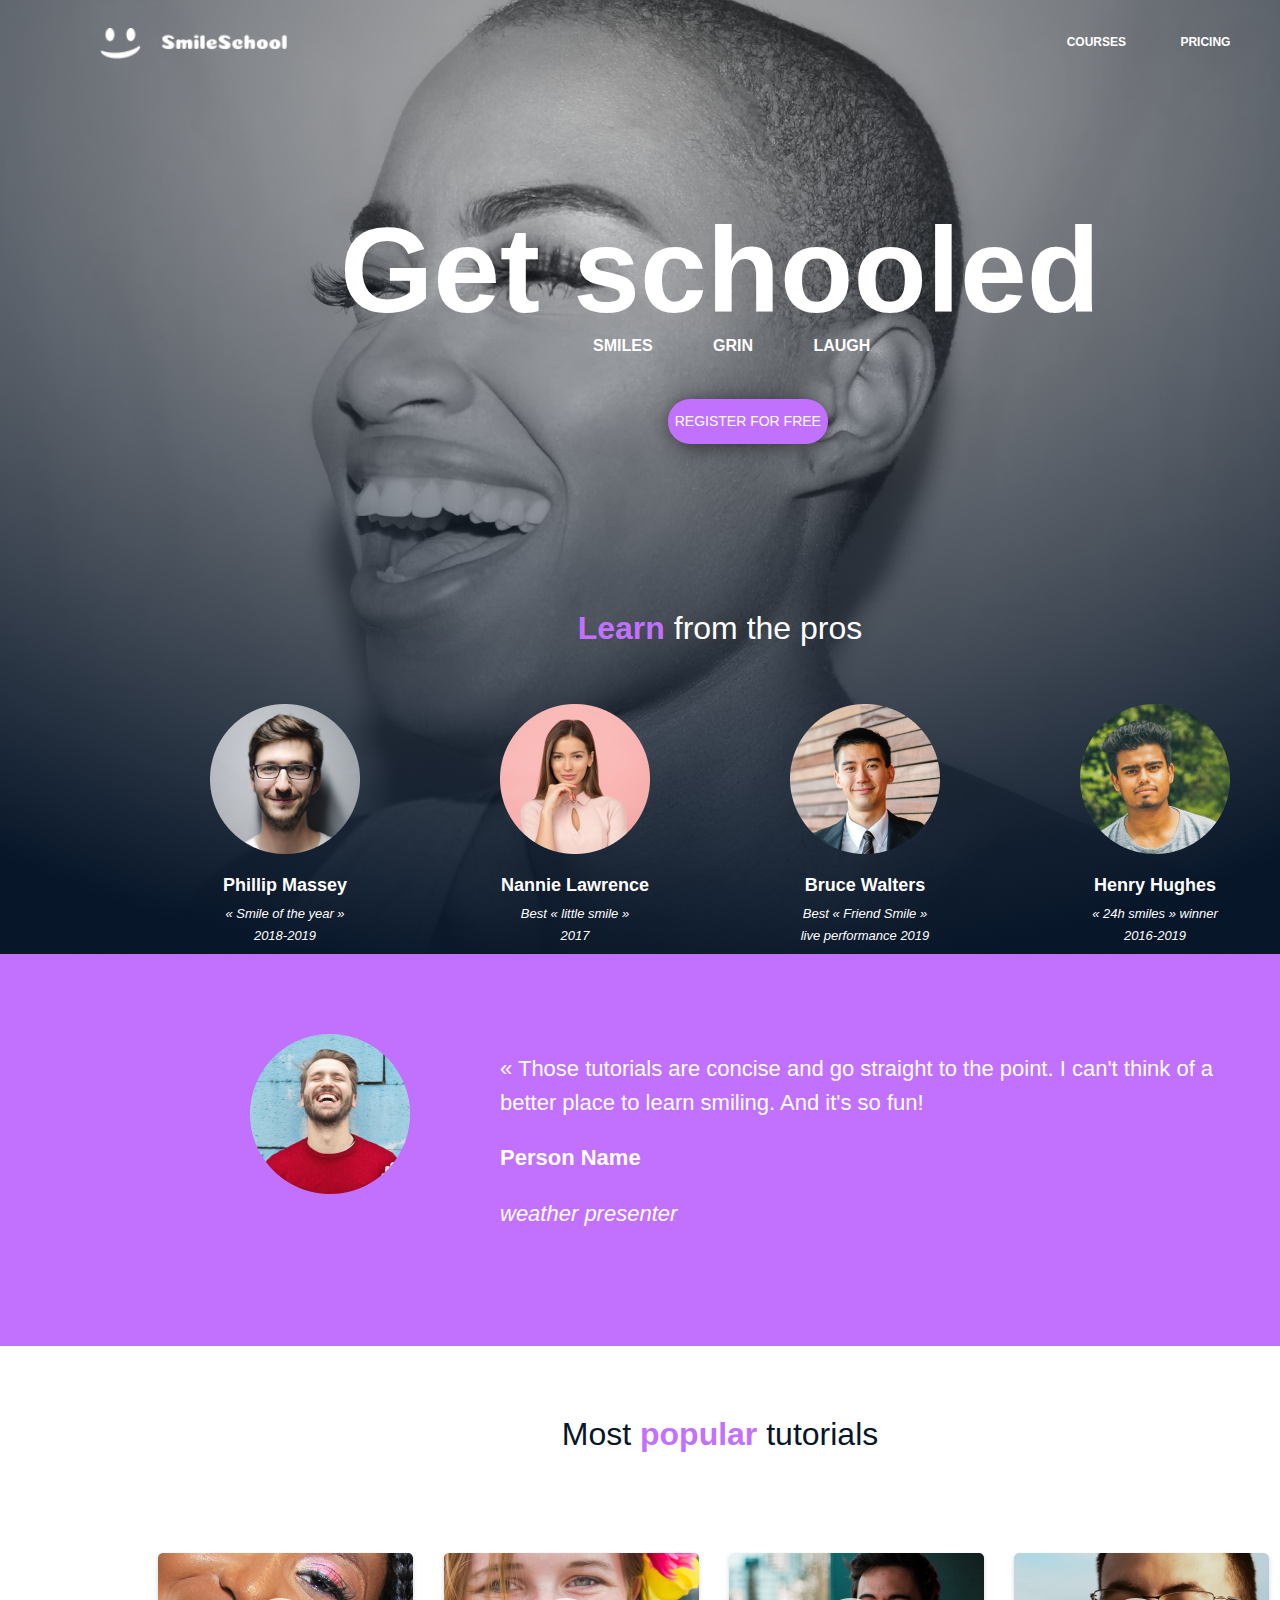
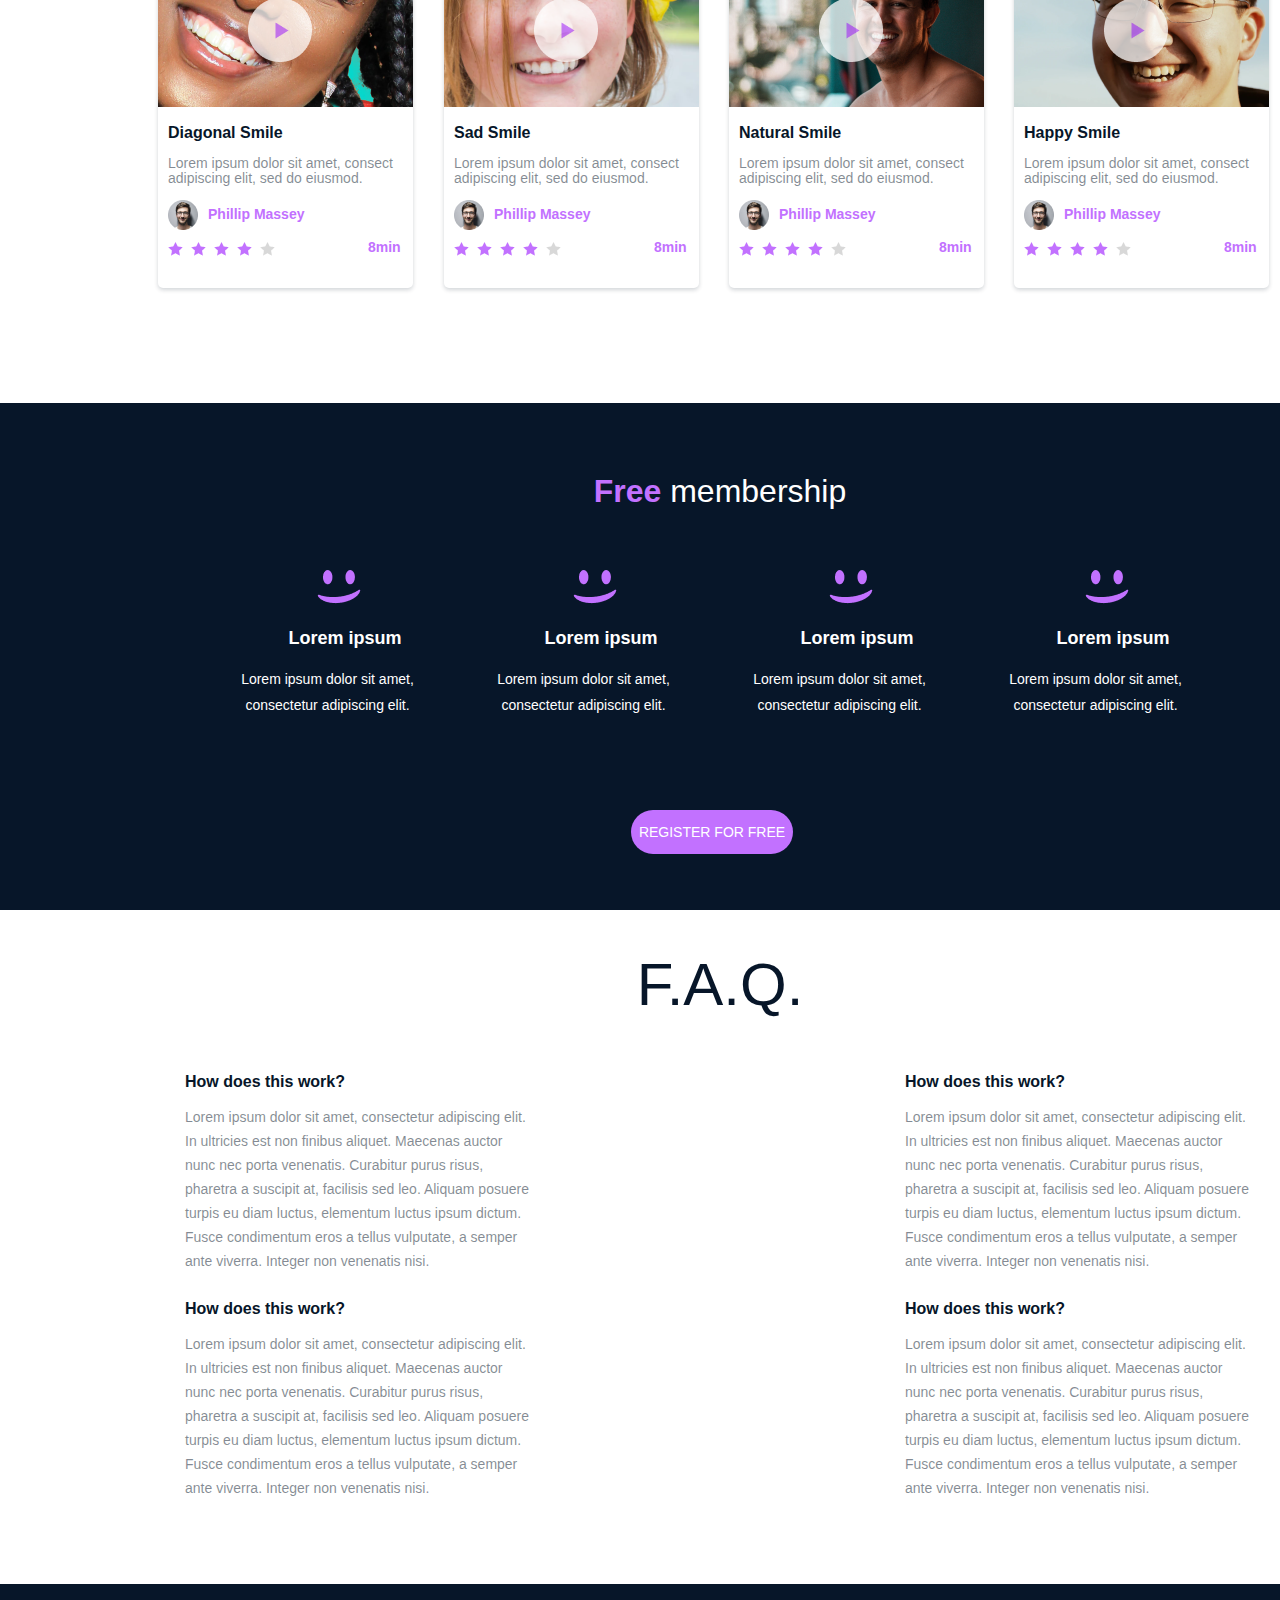
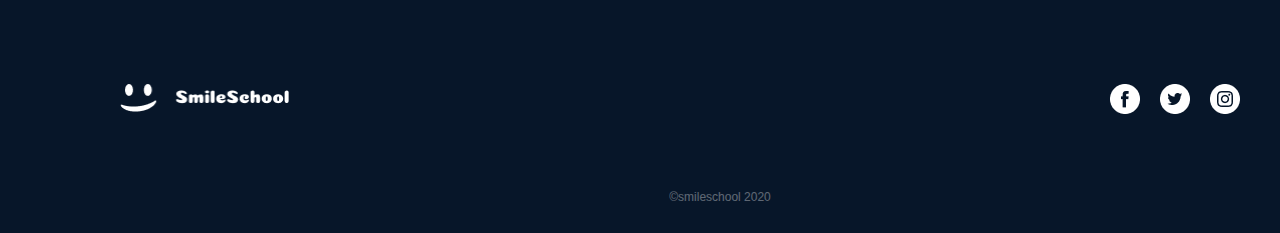
<file: css_advanced/index.html>
<!DOCTYPE html>
<html lang="en">

<head>
    <meta charset="UTF-8">
    <meta name="viewport" content="width=device-width, initial-scale=1.0">
    <link rel="stylesheet" type="text/css" href="styles.css">
    <link
        href="https://fonts.cdnfonts.com/css/source-sans-pro?styles=14484,14489,14486,14490,14491,14485,14483,14482,14488,14487,14493,14492"
        rel="stylesheet">

    <title>Holberton</title>
</head>

<body>
    <header>
        <div>
            <a href="#"><img class="logos" src="/css_advanced/images/header/logo.png" alt="Logo"></a>
            <a class="links" href="/courses">COURSES</a>
            <a class="links" href="/pricing">PRICING</a>
            <a class="links" href="/login">LOGIN</a>
        </div>
    </header>

    <main>
        <section>
            <div>
                <h1 class="titles">Get schooled</h1>
                <p class="t1">SMILES</p>
                <p class="t1">GRIN</p>
                <p class="t1">LAUGH</p>
                <button class="btn1">REGISTER FOR FREE</button>
            </div>

            <div class="flex-container">
                <h2 class="head2"><span>Learn</span> from the pros</h2>
            </div>
            <div class="person-card">
                <div class="person">
                    <img src="/css_advanced/images/first_section/phillipMassey.png" alt="Image">
                    <h3 class="name">Phillip Massey</h3>
                    <p class="bestsmile">« Smile of the year »</p>
                    <p class="bestsmile">2018-2019</p>
                </div>
                <div class="person">
                    <img src="/css_advanced/images/first_section/nannieLawrence.png" alt="Image">
                    <h3 class="name">Nannie Lawrence</h3>
                    <p class="bestsmile">Best « little smile »</p>
                    <p class="bestsmile">2017</p>
                </div>
                <div class="person">
                    <img src="/css_advanced/images/first_section/bruceWalters.png" alt="Image">
                    <h3 class="name">Bruce Walters</h3>
                    <p class="bestsmile">Best « Friend Smile »</p>
                    <p class="bestsmile">live performance 2019</p>
                </div>
                <div class="person">
                    <img src="/css_advanced/images/first_section/henryHughes.png" alt="Image">
                    <h3 class="name">Henry Hughes</h3>
                    <p class="bestsmile">« 24h smiles » winner</p>
                    <p class="bestsmile">2016-2019</p>
                </div>
            </div>
        </section>

        <section class="quote">
            <div>
                <img class="image" src="/css_advanced/images/quote_section/avatar.png" alt="Image">
            </div>
            <div>
                <blockquote class="text">
                    <p class="ThoseTutorialsAr">« Those tutorials are concise and go straight to the point. I can't
                        think of a better place to learn smiling. And it's so fun!</p>
                    <p class="PersonName">Person Name</p>
                    <p class="WeatherPresenter">weather presenter</p>
                </blockquote>
            </div>
        </section>

        <section>
            <h1 class="part2">Most <span>popular</span> tutorials</h1>
            <div class="Part2Tutorials">
                <div class="back">
                    <img src="/css_advanced/images/videos_list_section/diagonal_smile.png" alt="image">
                    <img class="play" src="/css_advanced/images/videos_list_section/play_button.png" alt="image">
                    <h2 class="DiagonalSmile">Diagonal Smile</h2>
                    <p class="text3">Lorem ipsum dolor sit amet, consect adipiscing elit, sed do eiusmod.</p>
                    <div>
                        <img class="avatar6" src="/css_advanced/images/videos_list_section/avatar.png" alt="image">
                        <h3 class="PhillipMassey">Phillip Massey</h3>
                        <div>
                            <img class="rating" src="/css_advanced/images/videos_list_section/rating.png" alt="image">
                            <p class="Min">8min</p>
                        </div>
                    </div>
                </div>
                <div class="back2">
                    <img src="/css_advanced/images/videos_list_section/sad_smile.png" alt="image">
                    <img class="play" src="/css_advanced/images/videos_list_section/play_button.png" alt="image">
                    <h2 class="DiagonalSmile">Sad Smile</h2>
                    <p class="text3">Lorem ipsum dolor sit amet, consect adipiscing elit, sed do eiusmod.</p>
                    <div>
                        <img class="avatar6" src="/css_advanced/images/videos_list_section/avatar.png" alt="image">
                        <h3 class="PhillipMassey">Phillip Massey</h3>
                        <div>
                            <img class="rating" src="/css_advanced/images/videos_list_section/rating.png" alt="image">
                            <p class="Min">8min</p>
                        </div>
                    </div>
                </div>
                <div class="back3">
                    <img src="/css_advanced/images/videos_list_section/natural_smile.png" alt="image">
                    <img class="play" src="/css_advanced/images/videos_list_section/play_button.png" alt="image">
                    <h2 class="DiagonalSmile">Natural Smile</h2>
                    <p class="text3">Lorem ipsum dolor sit amet, consect adipiscing elit, sed do eiusmod.</p>
                    <div>
                        <img class="avatar6" src="/css_advanced/images/videos_list_section/avatar.png" alt="image">
                        <h3 class="PhillipMassey">Phillip Massey</h3>
                        <div>
                            <img class="rating" src="/css_advanced/images/videos_list_section/rating.png" alt="image">
                            <p class="Min">8min</p>
                        </div>
                    </div>
                </div>
                <div class="back4">
                    <img src="/css_advanced/images/videos_list_section/happy_smile.png" alt="image">
                    <img class="play" src="/css_advanced/images/videos_list_section/play_button.png" alt="image">
                    <h2 class="DiagonalSmile">Happy Smile</h2>
                    <p class="text3">Lorem ipsum dolor sit amet, consect adipiscing elit, sed do eiusmod. </p>
                    <div>
                        <img class="avatar6" src="/css_advanced/images/videos_list_section/avatar.png" alt="image">
                        <h3 class="PhillipMassey">Phillip Massey</h3>
                        <div>
                            <img class="rating" src="/css_advanced/images/videos_list_section/rating.png" alt="image">
                            <p class="Min">8min</p>
                        </div>
                    </div>
                </div>
            </div>
        </section>

        <section>
            <h1 class="member"><span>Free</span> membership</h1>
            <div class="Part3FreeMembership">
                <div class="details">
                    <img class="smile" src="/css_advanced/images/membership_section/smile.png" alt="Image">
                    <h2 class="head3">Lorem ipsum</h2>
                    <p class="text4">Lorem ipsum dolor sit amet, consectetur adipiscing elit.</p>
                </div>

                <div class="details">
                    <img class="smile" src="/css_advanced/images/membership_section/smile.png" alt="Image">
                    <h2 class="head3">Lorem ipsum</h2>
                    <p class="text4">Lorem ipsum dolor sit amet, consectetur adipiscing elit.</p>
                </div>

                <div class="details">
                    <img class="smile" src="/css_advanced/images/membership_section/smile.png" alt="Image">
                    <h2 class="head3">Lorem ipsum</h2>
                    <p class="text4">Lorem ipsum dolor sit amet, consectetur adipiscing elit.</p>
                </div>

                <div class="details">
                    <img class="smile" src="/css_advanced/images/membership_section/smile.png" alt="Image">
                    <h2 class="head3">Lorem ipsum</h2>
                    <p class="text4">Lorem ipsum dolor sit amet, consectetur adipiscing elit.</p>
                </div>
                <button class="btn2">REGISTER FOR FREE</button>
            </div>
        </section>

        <section>
            <h1 class="faq">F.A.Q.</h1>
            <div class="FAQ">
                <div>
                    <h2 class="HowDoesThisWork">How does this work?</h2>
                    <p class="LoremIpsumDolorSi">Lorem ipsum dolor sit amet, consectetur adipiscing elit. In ultricies
                        est non finibus aliquet.
                        Maecenas auctor nunc nec porta venenatis. Curabitur purus risus, pharetra a suscipit at,
                        facilisis sed leo. Aliquam posuere turpis eu diam luctus, elementum luctus ipsum dictum. Fusce
                        condimentum eros a tellus vulputate, a semper ante viverra. Integer non venenatis nisi.</p>
                </div>

                <div>
                    <h2 class="HowDoesThisWork">How does this work?</h2>
                    <p class="LoremIpsumDolorSi">Lorem ipsum dolor sit amet, consectetur adipiscing elit. In ultricies
                        est non finibus aliquet.
                        Maecenas auctor nunc nec porta venenatis. Curabitur purus risus, pharetra a suscipit at,
                        facilisis sed leo. Aliquam posuere turpis eu diam luctus, elementum luctus ipsum dictum. Fusce
                        condimentum eros a tellus vulputate, a semper ante viverra. Integer non venenatis nisi.</p>
                </div>
            </div>

            <div class="FAQ">
                <div>
                    <h2 class="HowDoesThisWork">How does this work?</h2>
                    <p class="LoremIpsumDolorSi">Lorem ipsum dolor sit amet, consectetur adipiscing elit. In ultricies
                        est non finibus aliquet.
                        Maecenas auctor nunc nec porta venenatis. Curabitur purus risus, pharetra a suscipit at,
                        facilisis sed leo. Aliquam posuere turpis eu diam luctus, elementum luctus ipsum dictum. Fusce
                        condimentum eros a tellus vulputate, a semper ante viverra. Integer non venenatis nisi.</p>
                </div>

                <div>
                    <h2 class="HowDoesThisWork">How does this work?</h2>
                    <p class="LoremIpsumDolorSi">Lorem ipsum dolor sit amet, consectetur adipiscing elit. In ultricies
                        est non finibus aliquet.
                        Maecenas auctor nunc nec porta venenatis. Curabitur purus risus, pharetra a suscipit at,
                        facilisis sed leo. Aliquam posuere turpis eu diam luctus, elementum luctus ipsum dictum. Fusce
                        condimentum eros a tellus vulputate, a semper ante viverra. Integer non venenatis nisi.</p>
                </div>
            </div>
        </section>
    </main>
    <footer>
        <div class="footer">
            <img class="logo" src="/css_advanced/images/header/logo.png" alt="Logo">
            <div class="share">
                <a class="social-logo" href="logo"><img src="/css_advanced/images/footer/facebook_white.png" alt="Facebook"></a>
                <a class="social-logo" href="logo"><img src="/css_advanced/images/footer/twitter_white.png" alt="X(Twitter)"></a>
                <a class="social-logo" href="logo"><img src="/css_advanced/images/footer/instagram_white.png" alt="Instagram"></a>
            </div>

            <p class="smileschool">©smileschool 2020</p>
        </div>
    </footer>
</body>

</html>
</file>
<file: css_advanced/styles.css>
body {
    background-image: url('/css_advanced/images/first_section/background.png');
    background-repeat: no-repeat;
    background-size: auto;
    background-position: top, center;
    width: 1440px;
    margin-left: auto;
    margin-right: auto;
    font-family: 'Source Sans Pro', sans-serif;
}

.logos {
    width: 13%;
    margin-left: 100px;
    margin-top: 20px;
    position: relative;
    cursor: pointer;
}

.links {
    color: white;
    font-size: 12px;
    font-weight: 700;
    text-decoration: none;
    position: relative;
    left: 750px;
    padding: 25px;
    bottom: 15px;
    cursor: pointer;
}

.titles {
    text-align: center;
    color: white;
    font-size: 120px;
    font-weight: 700;
    padding-top: 55px;
    margin-bottom: 60px;
}

.t1 {
    text-align: center;
    color: white;
    position: relative;
    bottom: 75px;
    display: inline;
    left: 565px;
    margin: 28px;
    font-weight: 700;
}

.btn1 {
    font-family: 'Source Sans Pro', sans-serif;
    width: 160px;
    height: 45px;
    position: relative;
    box-shadow: 0px 2px 20px rgba(0, 0, 0, 0.50);
    background: #C271FF;
    border-radius: 22px;
    color: white;
    font-size: 14px;
    cursor: pointer;
    left: 330px;
    border: none;
}

.head2 span {
    color: #C271FF;
    font-size: 32px;
    font-weight: 700;
}

.flex-container {
    position: relative;
    display: flex;
    justify-content: center;
    top: 140px;
}

.head2 {
    color: white;
    font-size: 32px;
    font-weight: 300;
    position: relative;
    justify-content: center;
}

.person-card {
    position: relative;
    display: flex;
    justify-content: center;
    top: 100px;
}

.person {
    text-align: center;
    padding: 70px;
}

.person img {
    display: block;
}

.name {
    color: white;
    font-size: 18px;
    font-weight: 900;
    line-height: 27px;
}

.bestsmile {
    width: 150px;
    text-align: center;
    color: white;
    font-size: 13px;
    font-style: italic;
    font-weight: 400;
    line-height: 24px;
    margin-top: -15px;
}


.quote {
    position: relative;
    width: 1440px;
    height: 392px;
    background: #C271FF;
    margin-top: 23px;
}

.image {
    left: 250px;
    top: 80px;
    position: absolute;

}

.text {
    width: 730px;
    height: 158px;
    margin-left: 500px;
    position: absolute;
    top: 60px;
}

.ThoseTutorialsAr {
    width: 730px;
    color: white;
    font-size: 22px;
    font-weight: 400;
    line-height: 33.60px;
}

.PersonName {
    color: white;
    font-size: 22px;
    font-weight: 700;
    line-height: 33.60px;
}

.WeatherPresenter {
    color: white;
    font-size: 22px;
    font-style: italic;
    font-weight: 400;
    line-height: 33.60px;
}

/* part 2*/

.Part2Tutorials {
    width: 1228px;
    height: 450px;
    position: relative;
}

.part2 {
    color: #071629;
    text-align: center;
    margin-bottom: 100px;
    margin-top: 70px;
    font-weight: 300;
}

.part2 span {
    color: #C271FF;
    font-size: 32px;
    font-weight: 700;
}

.back {
    width: 255px;
    height: 335px;
    top: 0px;
    left: 158px;
    position: absolute;
    background: white;
    box-shadow: 0px 2px 4px rgba(7, 22, 41, 0.18);
    border-radius: 5px;
}

.back2 {
    width: 255px;
    height: 335px;
    left: 444px;
    top: 0px;
    position: absolute;
    background: white;
    box-shadow: 0px 2px 4px rgba(7, 22, 41, 0.18);
    border-radius: 5px;
}

.back3 {
    width: 255px;
    height: 335px;
    left: 729px;
    top: 0px;
    position: absolute;
    background: white;
    box-shadow: 0px 2px 4px rgba(7, 22, 41, 0.18);
    border-radius: 5px;
}

.back4 {
    width: 255px;
    height: 335px;
    left: 1014px;
    overflow-x: hidden;
    top: 0px;
    position: absolute;
    background: white;
    box-shadow: 0px 2px 4px rgba(7, 22, 41, 0.18);
    border-radius: 5px;
}

.PhillipMassey {
    color: #C271FF;
    font-size: 14px;
    font-weight: 600;
    line-height: 28px;
    word-wrap: break-word;
    margin-left: 50px;
}

.avatar6 {
    width: 30px;
    height: 30px;
    left: 10px;
    position: absolute;
}

.text3 {
    width: 242px;
    color: rgba(7, 22, 41, 0.50);
    font-size: 14px;
    font-weight: 400;
    line-height: 15px;
    position: relative;
    left: 10px;
}

.DiagonalSmile {
    color: #071629;
    font-size: 16px;
    font-weight: 700;
    position: relative;
    left: 10px;
}

.Min {
    position: relative;
    left: 210px;
    color: #C271FF;
    font-size: 14px;
    font-weight: 600;
    line-height: 10px;
}

.rating {
    left: 10px;
    position: absolute;
}

.play {
    width: 64px;
    height: 64px;
    left: 90px;
    top: 45px;
    position: absolute;
    opacity: 0.86;
}

/*Part3FreeMembership*/

.Part3FreeMembership {
    width: 1440px;
    height: 400px;
    background: #071629;
    display: flex;
    justify-content: center;
    position: relative;
}

.member {
    background: #071629;
    margin: 0;
    padding-top: 70px;
    text-align: center;
    color: white;
    font-size: 32px;
    font-weight: 300;
    position: relative;
}

.member span {
    color: #C271FF;
    font-weight: 700;
}

.details {
    position: relative;
    top: 60px;
    right: -90px;
}

.text4 {
    width: 221px;
    color: white;
    font-size: 14px;
    font-weight: 400;
    line-height: 26px;
    text-align: center;
}

.head3 {
    width: 256px;
    text-align: center;
    color: white;
    font-size: 18px;
    font-weight: 600;
    line-height: 26px;
}

.smile {
    position: relative;
    left: 100px;
}

.btn2 {
    font-family: 'Source Sans Pro', sans-serif;
    width: 162px;
    height: 44px;
    position: absolute;
    background: #C271FF;
    border-radius: 22px;
    position: relative;
    top: 300px;
    left: -520px;
    color: white;
    font-size: 14px;
    font-weight: 400;
    cursor: pointer;
    border: none;
}

.faq {
    text-align: center;
    color: #071629;
    font-size: 60px;
    font-weight: 300;
}

.HowDoesThisWork {
    color: #071629;
    font-size: 16px;
    font-weight: 700;
}

.LoremIpsumDolorSi {
    width: 350px;
    color: rgba(7, 22, 41, 0.50);
    font-size: 14px;
    font-weight: 400;
    line-height: 24px;
}

.FAQ {
    display: flex;
    justify-content: space-around;
}

.footer {
    width: 1440px;
    margin-top: 70px;
    height: 249px;
    position: absolute;
    background: #071629;
}

.logo {
    width: 169px;
    height: 30px;
    position: relative;
    top: 100px;
    left: 120px;
}

.share {
    display: flex;
    width: 30px;
    height: 30px;
    left: 1100px;
    top: 90px;
    position: absolute;
}

.social-logo {
    margin: 10px;
}

.smileschool {
    opacity: 0.35;
    color: white;
    font-size: 12px;
    font-weight: 400;
    text-align: center;
    position: relative;
    top: 160px;
}
</file>
